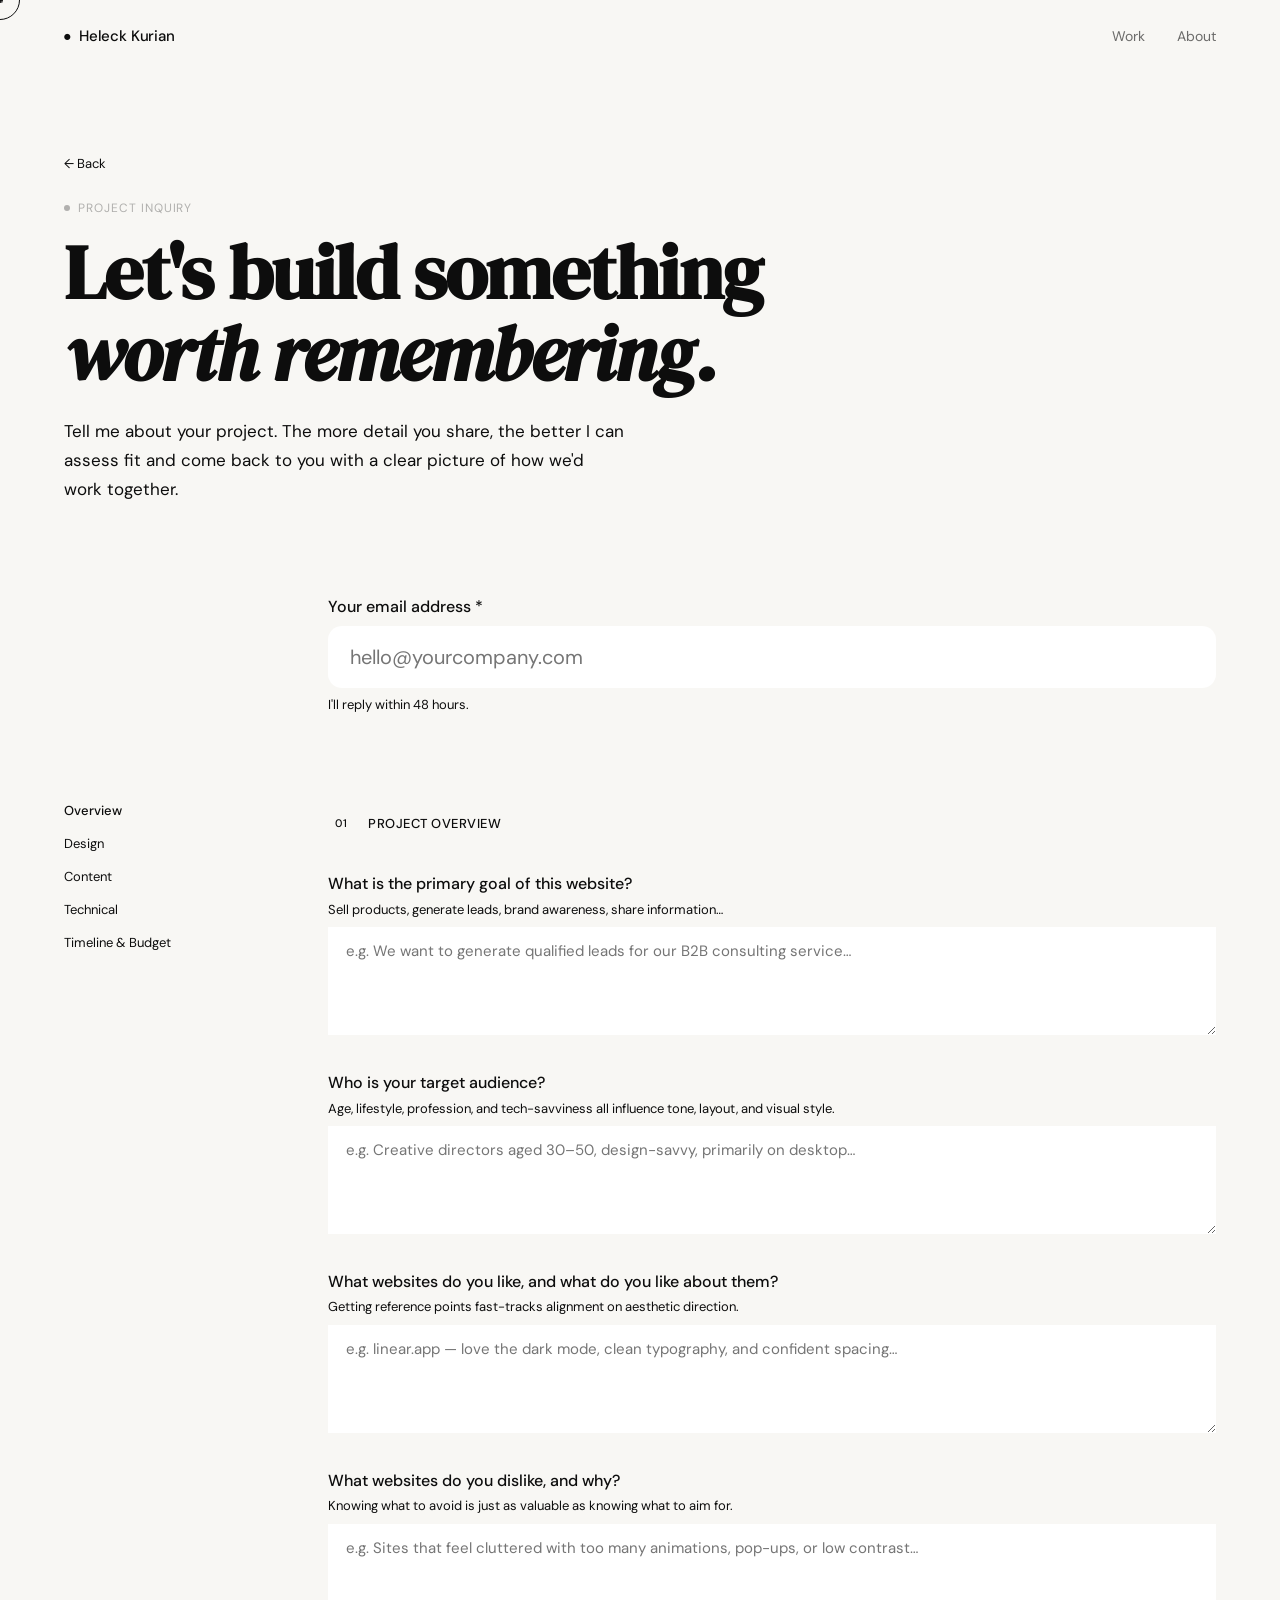
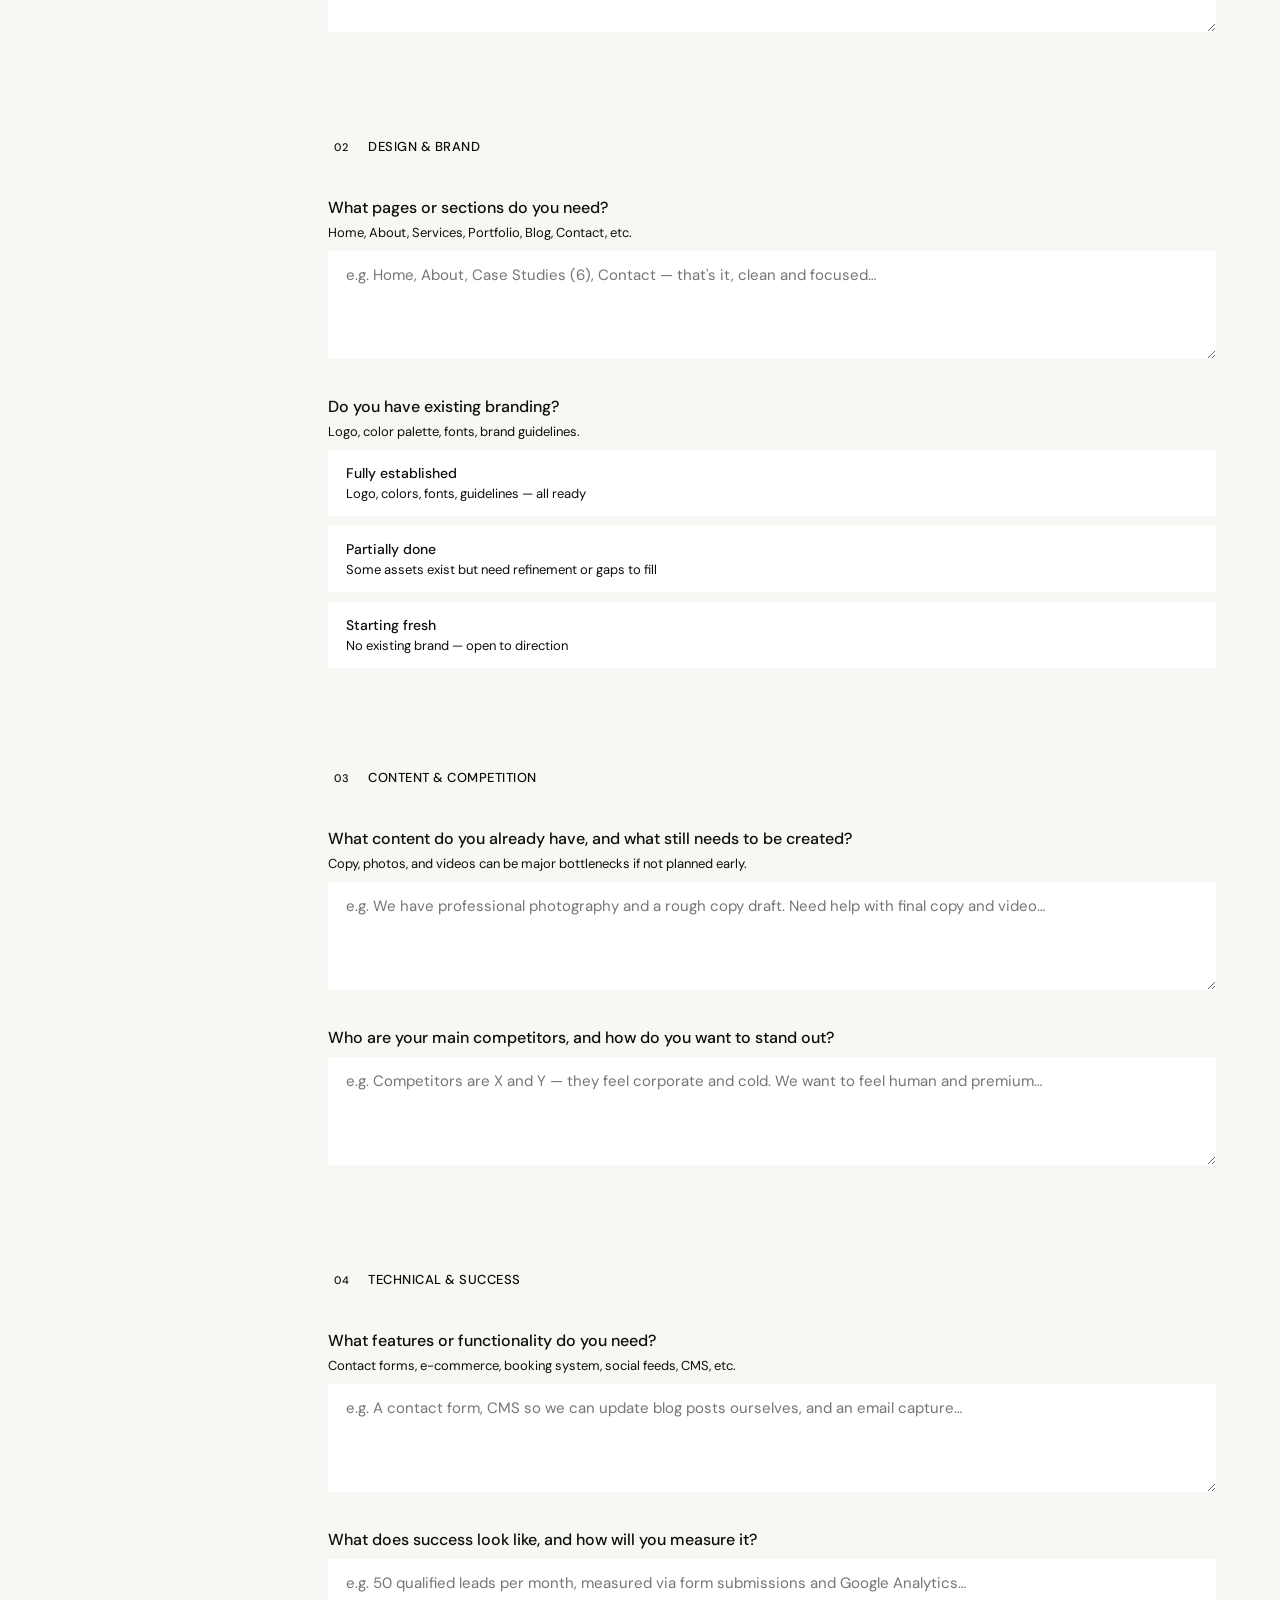
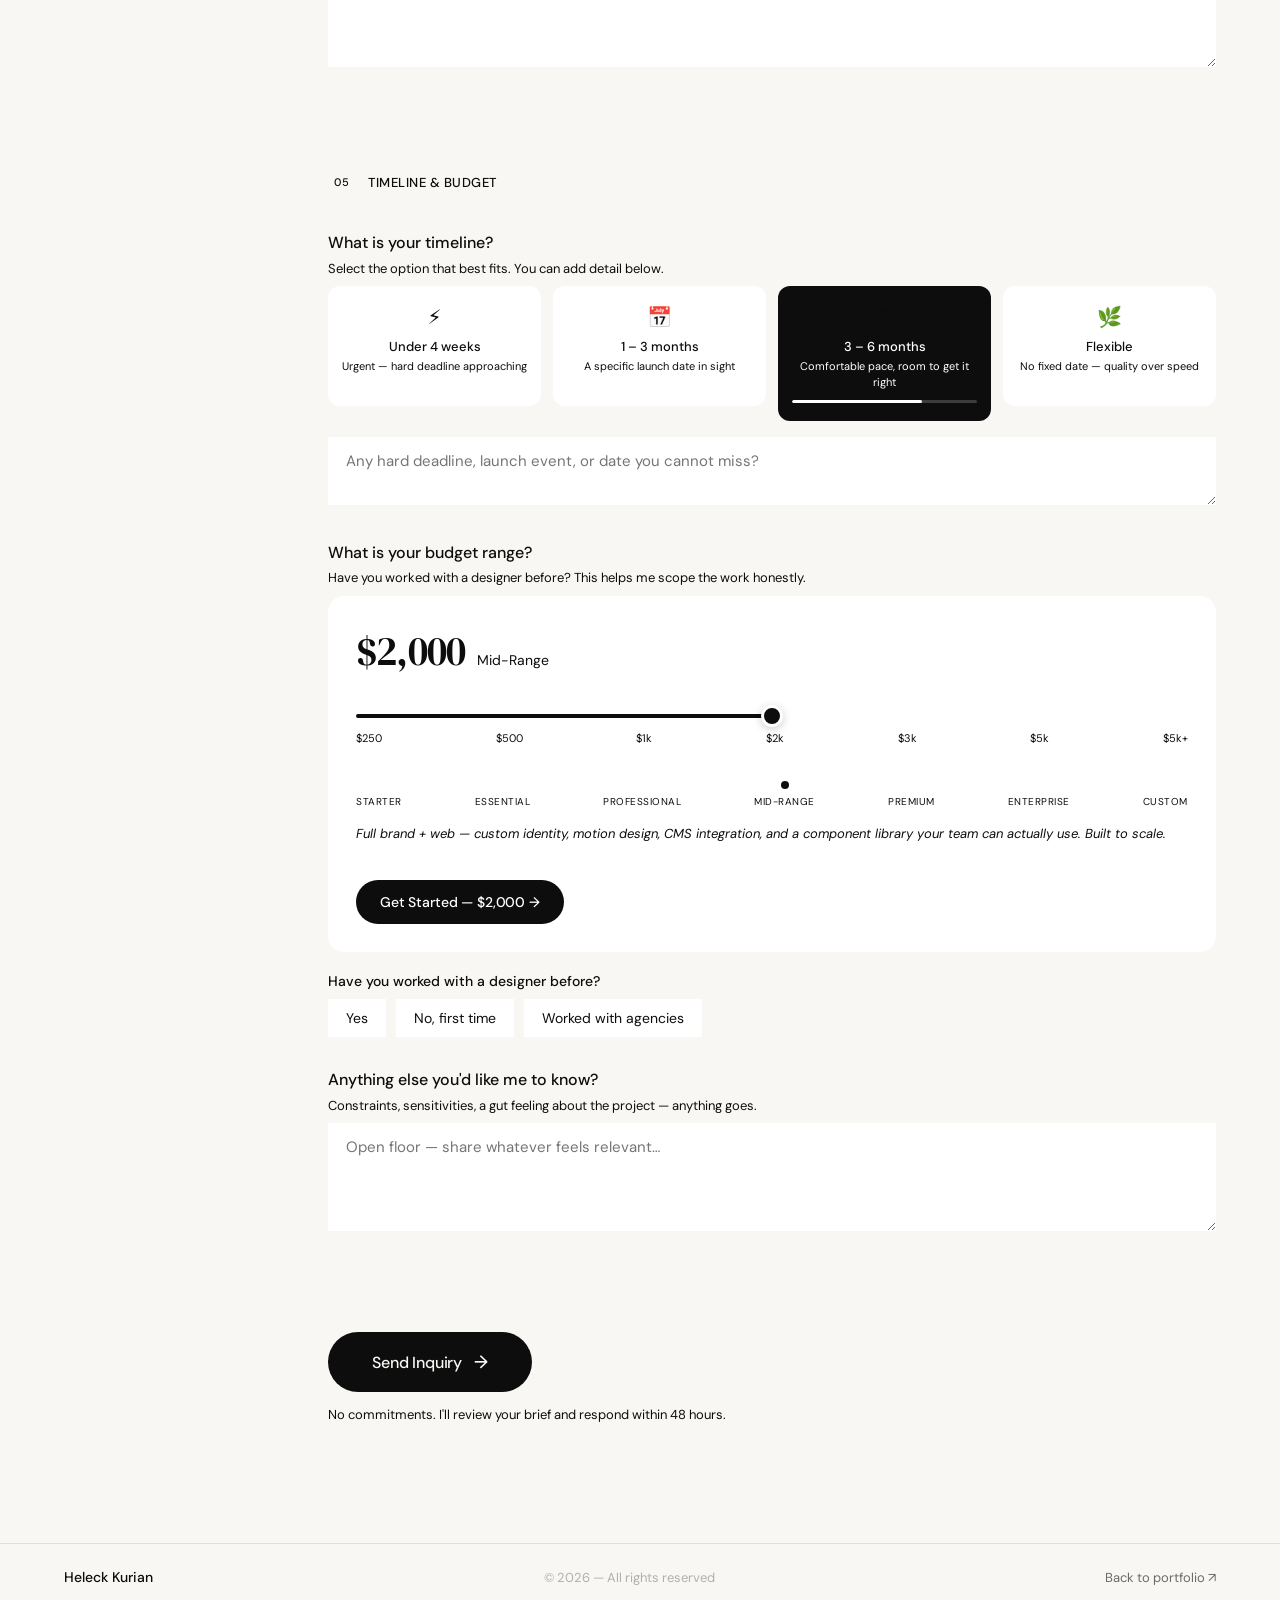
<file: inquiry.html>
<!DOCTYPE html>
<html lang="en">
<head>
  <meta charset="UTF-8" />
  <meta name="viewport" content="width=device-width, initial-scale=1.0" />
  <meta name="description" content="Start a project — tell me about your vision." />
  <title>Start a Project — Heleck Kurian</title>
  <link rel="icon" type="image/x-icon" href="favicon.ico" />
  <link rel="preconnect" href="https://fonts.googleapis.com" />
  <link rel="preconnect" href="https://fonts.gstatic.com" crossorigin />
  <link href="https://fonts.googleapis.com/css2?family=DM+Sans:ital,opsz,wght@0,9..40,300;0,9..40,400;0,9..40,500;1,9..40,300&family=DM+Serif+Display:ital@0;1&display=swap" rel="stylesheet" />
  <link rel="stylesheet" href="css/style.css" />
  <link rel="stylesheet" href="css/inquiry.css" />
</head>
<body class="inquiry-page">

  <!-- Custom Cursor -->
  <div class="cursor" id="cursor"></div>
  <div class="cursor-dot" id="cursorDot"></div>

  <!-- Nav -->
  <nav class="nav scrolled" id="nav">
    <a href="index.html" class="nav-logo" aria-label="Home">
      <span class="logo-mark">●</span>
      <span class="logo-name">Heleck Kurian</span>
    </a>
    <div class="nav-links">
      <a href="index.html#work" class="nav-link">Work</a>
      <a href="index.html#about" class="nav-link">About</a>
    </div>
    <button class="nav-menu-btn" id="menuBtn" aria-label="Menu" aria-expanded="false">
      <span></span><span></span>
    </button>
  </nav>

  <!-- Mobile Menu -->
  <div class="mobile-menu" id="mobileMenu" aria-hidden="true">
    <a href="index.html" class="mobile-link">Home</a>
    <a href="index.html#work" class="mobile-link">Work</a>
    <a href="index.html#about" class="mobile-link">About</a>
  </div>

  <!-- Page Header -->
  <header class="inq-header">
    <div class="container">
      <a href="index.html" class="inq-back reveal-up">← Back</a>
      <p class="section-eyebrow reveal-up delay-1"><span class="dot"></span> Project Inquiry</p>
      <h1 class="inq-title reveal-up delay-2">
        Let's build something<br><em>worth remembering.</em>
      </h1>
      <p class="inq-sub reveal-up delay-3">
        Tell me about your project. The more detail you share, the better I can assess fit and come back to you with a clear picture of how we'd work together.
      </p>
    </div>
  </header>

  <!-- Form -->
  <main class="inq-main">
    <div class="container inq-layout">

      <!-- Sticky progress sidebar -->
      <aside class="inq-progress" aria-label="Form progress">
        <div class="progress-track">
          <div class="progress-fill" id="progressFill"></div>
        </div>
        <nav class="progress-steps" aria-label="Sections">
          <button class="ps-item active" data-section="0">Overview</button>
          <button class="ps-item" data-section="1">Design</button>
          <button class="ps-item" data-section="2">Content</button>
          <button class="ps-item" data-section="3">Technical</button>
          <button class="ps-item" data-section="4">Timeline &amp; Budget</button>
        </nav>
      </aside>

      <!-- Form body -->
      <form class="inq-form" id="inquiryForm" novalidate>

        <!-- Email -->
        <div class="inq-email-wrap reveal-up">
          <label class="inq-label" for="email">
            Your email address <span class="req" aria-label="required">*</span>
          </label>
          <input
            class="inq-input inq-input-email"
            type="email"
            id="email"
            name="email"
            placeholder="hello@yourcompany.com"
            required
            autocomplete="email"
          />
          <p class="inq-helper">I'll reply within 48 hours.</p>
        </div>

        <!-- ── Section 0: Overview ── -->
        <section class="inq-section" data-section="0">
          <div class="inq-section-label">
            <span class="section-num">01</span>
            <span class="section-name">Project Overview</span>
          </div>

          <div class="inq-field reveal-up">
            <label class="inq-label" for="q1">
              What is the primary goal of this website?
              <span class="inq-hint">Sell products, generate leads, brand awareness, share information…</span>
            </label>
            <textarea class="inq-textarea" id="q1" name="goal" rows="4" placeholder="e.g. We want to generate qualified leads for our B2B consulting service…"></textarea>
          </div>

          <div class="inq-field reveal-up delay-1">
            <label class="inq-label" for="q2">
              Who is your target audience?
              <span class="inq-hint">Age, lifestyle, profession, and tech-savviness all influence tone, layout, and visual style.</span>
            </label>
            <textarea class="inq-textarea" id="q2" name="audience" rows="4" placeholder="e.g. Creative directors aged 30–50, design-savvy, primarily on desktop…"></textarea>
          </div>

          <div class="inq-field reveal-up delay-2">
            <label class="inq-label" for="q3">
              What websites do you like, and what do you like about them?
              <span class="inq-hint">Getting reference points fast-tracks alignment on aesthetic direction.</span>
            </label>
            <textarea class="inq-textarea" id="q3" name="likes" rows="4" placeholder="e.g. linear.app — love the dark mode, clean typography, and confident spacing…"></textarea>
          </div>

          <div class="inq-field reveal-up delay-3">
            <label class="inq-label" for="q4">
              What websites do you dislike, and why?
              <span class="inq-hint">Knowing what to avoid is just as valuable as knowing what to aim for.</span>
            </label>
            <textarea class="inq-textarea" id="q4" name="dislikes" rows="4" placeholder="e.g. Sites that feel cluttered with too many animations, pop-ups, or low contrast…"></textarea>
          </div>
        </section>

        <!-- ── Section 1: Design & Brand ── -->
        <section class="inq-section" data-section="1">
          <div class="inq-section-label">
            <span class="section-num">02</span>
            <span class="section-name">Design &amp; Brand</span>
          </div>

          <div class="inq-field reveal-up">
            <label class="inq-label" for="q5">
              What pages or sections do you need?
              <span class="inq-hint">Home, About, Services, Portfolio, Blog, Contact, etc.</span>
            </label>
            <textarea class="inq-textarea" id="q5" name="pages" rows="4" placeholder="e.g. Home, About, Case Studies (6), Contact — that's it, clean and focused…"></textarea>
          </div>

          <div class="inq-field reveal-up delay-1">
            <label class="inq-label">
              Do you have existing branding?
              <span class="inq-hint">Logo, color palette, fonts, brand guidelines.</span>
            </label>
            <div class="inq-radio-group" role="radiogroup" aria-label="Existing branding">
              <label class="inq-radio">
                <input type="radio" name="branding" value="full" />
                <span class="radio-box">
                  <span class="radio-title">Fully established</span>
                  <span class="radio-desc">Logo, colors, fonts, guidelines — all ready</span>
                </span>
              </label>
              <label class="inq-radio">
                <input type="radio" name="branding" value="partial" />
                <span class="radio-box">
                  <span class="radio-title">Partially done</span>
                  <span class="radio-desc">Some assets exist but need refinement or gaps to fill</span>
                </span>
              </label>
              <label class="inq-radio">
                <input type="radio" name="branding" value="none" />
                <span class="radio-box">
                  <span class="radio-title">Starting fresh</span>
                  <span class="radio-desc">No existing brand — open to direction</span>
                </span>
              </label>
            </div>
          </div>
        </section>

        <!-- ── Section 2: Content & Competition ── -->
        <section class="inq-section" data-section="2">
          <div class="inq-section-label">
            <span class="section-num">03</span>
            <span class="section-name">Content &amp; Competition</span>
          </div>

          <div class="inq-field reveal-up">
            <label class="inq-label" for="q7">
              What content do you already have, and what still needs to be created?
              <span class="inq-hint">Copy, photos, and videos can be major bottlenecks if not planned early.</span>
            </label>
            <textarea class="inq-textarea" id="q7" name="content" rows="4" placeholder="e.g. We have professional photography and a rough copy draft. Need help with final copy and video…"></textarea>
          </div>

          <div class="inq-field reveal-up delay-1">
            <label class="inq-label" for="q8">
              Who are your main competitors, and how do you want to stand out?
            </label>
            <textarea class="inq-textarea" id="q8" name="competitors" rows="4" placeholder="e.g. Competitors are X and Y — they feel corporate and cold. We want to feel human and premium…"></textarea>
          </div>
        </section>

        <!-- ── Section 3: Technical ── -->
        <section class="inq-section" data-section="3">
          <div class="inq-section-label">
            <span class="section-num">04</span>
            <span class="section-name">Technical &amp; Success</span>
          </div>

          <div class="inq-field reveal-up">
            <label class="inq-label" for="q9">
              What features or functionality do you need?
              <span class="inq-hint">Contact forms, e-commerce, booking system, social feeds, CMS, etc.</span>
            </label>
            <textarea class="inq-textarea" id="q9" name="features" rows="4" placeholder="e.g. A contact form, CMS so we can update blog posts ourselves, and an email capture…"></textarea>
          </div>

          <div class="inq-field reveal-up delay-1">
            <label class="inq-label" for="q10">
              What does success look like, and how will you measure it?
            </label>
            <textarea class="inq-textarea" id="q10" name="success" rows="4" placeholder="e.g. 50 qualified leads per month, measured via form submissions and Google Analytics…"></textarea>
          </div>
        </section>

        <!-- ── Section 4: Timeline & Budget (interactive) ── -->
        <section class="inq-section" data-section="4">
          <div class="inq-section-label">
            <span class="section-num">05</span>
            <span class="section-name">Timeline &amp; Budget</span>
          </div>

          <!-- Timeline Picker -->
          <div class="inq-field reveal-up">
            <label class="inq-label">
              What is your timeline?
              <span class="inq-hint">Select the option that best fits. You can add detail below.</span>
            </label>

            <div class="timeline-picker" role="radiogroup" aria-label="Project timeline">
              <label class="tl-option" data-value="urgent">
                <input type="radio" name="timeline" value="urgent" />
                <div class="tl-card">
                  <div class="tl-icon">⚡</div>
                  <div class="tl-label">Under 4 weeks</div>
                  <div class="tl-desc">Urgent — hard deadline approaching</div>
                  <div class="tl-bar"><div class="tl-bar-fill" style="width:20%"></div></div>
                </div>
              </label>
              <label class="tl-option" data-value="1-3m">
                <input type="radio" name="timeline" value="1-3m" />
                <div class="tl-card">
                  <div class="tl-icon">📅</div>
                  <div class="tl-label">1 – 3 months</div>
                  <div class="tl-desc">A specific launch date in sight</div>
                  <div class="tl-bar"><div class="tl-bar-fill" style="width:45%"></div></div>
                </div>
              </label>
              <label class="tl-option" data-value="3-6m">
                <input type="radio" name="timeline" value="3-6m" checked />
                <div class="tl-card">
                  <div class="tl-icon">🗓</div>
                  <div class="tl-label">3 – 6 months</div>
                  <div class="tl-desc">Comfortable pace, room to get it right</div>
                  <div class="tl-bar"><div class="tl-bar-fill" style="width:70%"></div></div>
                </div>
              </label>
              <label class="tl-option" data-value="flexible">
                <input type="radio" name="timeline" value="flexible" />
                <div class="tl-card">
                  <div class="tl-icon">🌿</div>
                  <div class="tl-label">Flexible</div>
                  <div class="tl-desc">No fixed date — quality over speed</div>
                  <div class="tl-bar"><div class="tl-bar-fill" style="width:100%"></div></div>
                </div>
              </label>
            </div>

            <textarea class="inq-textarea inq-textarea-sm" name="timeline_notes" rows="2" placeholder="Any hard deadline, launch event, or date you cannot miss?"></textarea>
          </div>

          <!-- Budget Slider -->
          <div class="inq-field reveal-up delay-1">
            <label class="inq-label" for="budgetRange">
              What is your budget range?
              <span class="inq-hint">Have you worked with a designer before? This helps me scope the work honestly.</span>
            </label>

            <div class="budget-widget">
              <div class="budget-display">
                <span class="budget-amount" id="budgetAmount">$10,000</span>
                <span class="budget-label" id="budgetLabel">Mid-range project</span>
              </div>
              <div class="budget-track-wrap">
                <input
                  type="range"
                  class="budget-range"
                  id="budgetRange"
                  name="budget"
                  min="0"
                  max="6"
                  step="1"
                  value="3"
                  aria-label="Budget range"
                />
                <div class="budget-markers">
                  <span>$250</span>
                  <span>$500</span>
                  <span>$1k</span>
                  <span>$2k</span>
                  <span>$3k</span>
                  <span>$5k</span>
                  <span>$5k+</span>
                </div>
              </div>
              <div class="budget-tiers">
                <div class="budget-tier" data-tier="0">
                  <div class="tier-dot"></div>
                  <span>Starter</span>
                </div>
                <div class="budget-tier" data-tier="1">
                  <div class="tier-dot"></div>
                  <span>Essential</span>
                </div>
                <div class="budget-tier" data-tier="2">
                  <div class="tier-dot"></div>
                  <span>Professional</span>
                </div>
                <div class="budget-tier active" data-tier="3">
                  <div class="tier-dot"></div>
                  <span>Mid-range</span>
                </div>
                <div class="budget-tier" data-tier="4">
                  <div class="tier-dot"></div>
                  <span>Premium</span>
                </div>
                <div class="budget-tier" data-tier="5">
                  <div class="tier-dot"></div>
                  <span>Enterprise</span>
                </div>
                <div class="budget-tier" data-tier="6">
                  <div class="tier-dot"></div>
                  <span>Custom</span>
                </div>
              </div>
              <div class="budget-scope" id="budgetScope">
                Typically covers a multi-page website with custom design, responsive build, and basic CMS integration.
              </div>
            </div>

            <div class="inq-field" style="margin-top:20px; margin-bottom:0">
              <label class="inq-label inq-label-sm" for="priorExp">
                Have you worked with a designer before?
              </label>
              <div class="inq-radio-group inq-radio-group-inline" role="radiogroup">
                <label class="inq-radio">
                  <input type="radio" name="prior_exp" value="yes" />
                  <span class="radio-box radio-box-sm">Yes</span>
                </label>
                <label class="inq-radio">
                  <input type="radio" name="prior_exp" value="no" />
                  <span class="radio-box radio-box-sm">No, first time</span>
                </label>
                <label class="inq-radio">
                  <input type="radio" name="prior_exp" value="agency" />
                  <span class="radio-box radio-box-sm">Worked with agencies</span>
                </label>
              </div>
            </div>
          </div>

          <!-- Anything else -->
          <div class="inq-field reveal-up delay-2">
            <label class="inq-label" for="qExtra">
              Anything else you'd like me to know?
              <span class="inq-hint">Constraints, sensitivities, a gut feeling about the project — anything goes.</span>
            </label>
            <textarea class="inq-textarea" id="qExtra" name="extra" rows="4" placeholder="Open floor — share whatever feels relevant…"></textarea>
          </div>
        </section>

        <!-- Submit -->
        <div class="inq-submit reveal-up">
          <button type="submit" class="btn btn-primary inq-submit-btn" id="submitBtn">
            <span class="submit-text">Send Inquiry</span>
            <span class="submit-arrow">→</span>
          </button>
          <p class="inq-privacy">No commitments. I'll review your brief and respond within 48 hours.</p>
        </div>

        <!-- Success state -->
        <div class="inq-success" id="successMsg" aria-live="polite" aria-hidden="true">
          <div class="success-icon">✓</div>
          <h2 class="success-title">Got it — thank you.</h2>
          <p class="success-body">I've received your inquiry and will be in touch within 48 hours. In the meantime, feel free to browse the work.</p>
          <a href="index.html#work" class="btn btn-ghost" style="margin-top:24px">View Work</a>
        </div>

      </form>
    </div>
  </main>

  <!-- Footer -->
  <footer class="footer">
    <div class="container footer-inner">
      <span class="footer-name">Heleck Kurian</span>
      <span class="footer-copy">© 2026 — All rights reserved</span>
      <a href="index.html" class="footer-back">Back to portfolio ↗</a>
    </div>
  </footer>

  <script src="js/main.js"></script>
  <script src="js/inquiry.js"></script>
</body>
</html>
</file>
<file: css/style.css>
/* ============================================================
   PORTFOLIO — STYLE.CSS
   Minimal, editorial, premium. Light mode first.
   ============================================================ */

/* ---------- Reset & Base ---------- */
*, *::before, *::after { box-sizing: border-box; margin: 0; padding: 0; }

:root {
  --ink:       #0d0d0d;
  --ink-60:    #0d0d0d99;
  --ink-30:    #0d0d0d4d;
  --ink-10:    #0d0d0d1a;
  --paper:     #f8f7f4;
  --paper-alt: #f0ede8;
  --accent:    #0d0d0d;
  --radius-sm: 8px;
  --radius-md: 16px;
  --radius-lg: 24px;
  --radius-xl: 40px;
  --font-serif: 'DM Serif Display', Georgia, serif;
  --font-sans:  'DM Sans', system-ui, sans-serif;
  --ease-out:   cubic-bezier(0.16, 1, 0.3, 1);
  --ease-in:    cubic-bezier(0.7, 0, 0.84, 0);
  --ease-spring:cubic-bezier(0.34, 1.56, 0.64, 1);
  --nav-h:      72px;
  --container:  1320px;
}

html {
  scroll-behavior: smooth;
  -webkit-font-smoothing: antialiased;
  font-size: 16px;
}

body {
  font-family: var(--font-sans);
  background: var(--paper);
  color: var(--ink);
  overflow-x: hidden;
  cursor: none;
}

@media (pointer: coarse) { body { cursor: auto; } }

img { display: block; width: 100%; height: 100%; object-fit: cover; }
a { text-decoration: none; color: inherit; }
button { font: inherit; border: none; background: none; cursor: none; }

/* ---------- Custom Cursor ---------- */
.cursor, .cursor-dot {
  position: fixed;
  top: 0; left: 0;
  border-radius: 50%;
  pointer-events: none;
  z-index: 9999;
  transition: opacity 0.3s;
  will-change: transform;
}
.cursor {
  width: 40px; height: 40px;
  border: 1.5px solid var(--ink);
  transform: translate(-50%, -50%);
  transition: width 0.35s var(--ease-out),
              height 0.35s var(--ease-out),
              background 0.25s,
              border-color 0.25s;
}
.cursor-dot {
  width: 5px; height: 5px;
  background: var(--ink);
  transform: translate(-50%, -50%);
}
.cursor.hover {
  width: 64px; height: 64px;
  background: var(--ink);
  border-color: var(--ink);
}
.cursor.project-hover {
  width: 80px; height: 80px;
  background: var(--ink);
  border-color: var(--ink);
}
.cursor.text-label::after {
  content: attr(data-label);
  position: absolute;
  inset: 0;
  display: flex;
  align-items: center;
  justify-content: center;
  color: var(--paper);
  font-family: var(--font-sans);
  font-size: 10px;
  font-weight: 500;
  letter-spacing: 0.06em;
  text-transform: uppercase;
}
@media (pointer: coarse) { .cursor, .cursor-dot { display: none; } }

/* ---------- Container ---------- */
.container {
  width: 100%;
  max-width: var(--container);
  margin-inline: auto;
  padding-inline: clamp(20px, 5vw, 80px);
}

/* ---------- Nav ---------- */
.nav {
  position: fixed;
  top: 0; left: 0; right: 0;
  height: var(--nav-h);
  display: flex;
  align-items: center;
  justify-content: space-between;
  padding-inline: clamp(20px, 5vw, 64px);
  z-index: 1000;
  transition: background 0.4s, backdrop-filter 0.4s, box-shadow 0.4s;
}
.nav.scrolled {
  background: rgba(248,247,244,0.85);
  backdrop-filter: blur(16px);
  -webkit-backdrop-filter: blur(16px);
  box-shadow: 0 1px 0 var(--ink-10);
}
.nav-logo {
  display: flex;
  align-items: center;
  gap: 8px;
  font-weight: 500;
  font-size: 15px;
  letter-spacing: -0.01em;
}
.logo-mark {
  font-size: 8px;
  line-height: 1;
  animation: pulse 3s ease-in-out infinite;
}
@keyframes pulse { 0%,100%{opacity:1} 50%{opacity:0.3} }

.nav-links {
  display: flex;
  align-items: center;
  gap: 32px;
}
.nav-link {
  font-size: 14px;
  font-weight: 400;
  color: var(--ink-60);
  transition: color 0.2s;
  position: relative;
}
.nav-link::after {
  content: '';
  position: absolute;
  bottom: -2px; left: 0;
  width: 0; height: 1px;
  background: var(--ink);
  transition: width 0.3s var(--ease-out);
}
.nav-link:hover { color: var(--ink); }
.nav-link:hover::after { width: 100%; }
.nav-cta {
  color: var(--ink) !important;
  border: 1px solid var(--ink-30);
  padding: 8px 20px;
  border-radius: 100px;
  font-size: 14px;
  transition: background 0.2s, color 0.2s, border-color 0.2s !important;
}
.nav-cta:hover { background: var(--ink); color: var(--paper) !important; border-color: var(--ink); }
.nav-cta::after { display: none; }
.nav-menu-btn { display: none; flex-direction: column; gap: 5px; padding: 8px; }
.nav-menu-btn span { display: block; width: 22px; height: 1.5px; background: var(--ink); transition: transform 0.3s, opacity 0.3s; }
.nav-menu-btn.open span:first-child { transform: translateY(6.5px) rotate(45deg); }
.nav-menu-btn.open span:last-child  { transform: translateY(-6.5px) rotate(-45deg); }

/* Mobile Menu */
.mobile-menu {
  position: fixed;
  inset: 0;
  background: var(--paper);
  z-index: 999;
  display: flex;
  flex-direction: column;
  align-items: center;
  justify-content: center;
  gap: 48px;
  transform: translateY(-100%);
  transition: transform 0.6s var(--ease-out);
}
.mobile-menu.open { transform: translateY(0); }
.mobile-link {
  font-family: var(--font-serif);
  font-size: clamp(40px, 10vw, 72px);
  color: var(--ink);
  opacity: 0;
  transform: translateY(20px);
  transition: opacity 0.4s, transform 0.4s var(--ease-out);
}
.mobile-menu.open .mobile-link { opacity: 1; transform: none; }
.mobile-menu.open .mobile-link:nth-child(1) { transition-delay: 0.15s; }
.mobile-menu.open .mobile-link:nth-child(2) { transition-delay: 0.22s; }
.mobile-menu.open .mobile-link:nth-child(3) { transition-delay: 0.29s; }

/* ---------- Scroll Reveal ---------- */
.reveal-up, .reveal-scale {
  opacity: 0;
  transition: opacity 0.8s var(--ease-out), transform 0.8s var(--ease-out);
}
.reveal-up    { transform: translateY(40px); }
.reveal-scale { transform: scale(0.96) translateY(24px); }
.reveal-up.visible, .reveal-scale.visible {
  opacity: 1;
  transform: none;
}
.delay-1 { transition-delay: 0.1s; }
.delay-2 { transition-delay: 0.2s; }
.delay-3 { transition-delay: 0.3s; }
.delay-4 { transition-delay: 0.4s; }
.delay-5 { transition-delay: 0.5s; }
.delay-6 { transition-delay: 0.7s; }

/* ---------- Hero ---------- */
.hero {
  min-height: 100svh;
  display: flex;
  align-items: center;
  position: relative;
  padding-top: var(--nav-h);
  overflow: hidden;
}
.hero-bg-grid {
  position: absolute;
  inset: 0;
  background-image:
    linear-gradient(var(--ink-10) 1px, transparent 1px),
    linear-gradient(90deg, var(--ink-10) 1px, transparent 1px);
  background-size: 60px 60px;
  mask-image: radial-gradient(ellipse 80% 80% at 50% 50%, black 0%, transparent 70%);
  -webkit-mask-image: radial-gradient(ellipse 80% 80% at 50% 50%, black 0%, transparent 70%);
}
.hero-container {
  position: relative;
  z-index: 1;
  padding-top: clamp(60px, 10vh, 120px);
  padding-bottom: clamp(80px, 14vh, 160px);
}
.hero-eyebrow {
  display: flex;
  align-items: center;
  gap: 8px;
  font-size: 13px;
  letter-spacing: 0.06em;
  text-transform: uppercase;
  color: var(--ink-60);
  margin-bottom: 28px;
  font-weight: 400;
}
.dot {
  display: inline-block;
  width: 6px; height: 6px;
  border-radius: 50%;
  background: currentColor;
  flex-shrink: 0;
}
.hero-headline {
  font-family: var(--font-serif);
  font-size: clamp(52px, 8.5vw, 128px);
  line-height: 1.0;
  letter-spacing: -0.02em;
  margin-bottom: 32px;
  max-width: 14ch;
}
.hero-headline .line { display: block; }
.hero-headline .italic { font-style: italic; color: var(--ink-60); }
.hero-sub {
  font-size: clamp(16px, 1.4vw, 20px);
  color: var(--ink-60);
  max-width: 48ch;
  line-height: 1.6;
  margin-bottom: 48px;
  font-weight: 300;
}
.hero-actions {
  display: flex;
  gap: 16px;
  flex-wrap: wrap;
}
.btn {
  display: inline-flex;
  align-items: center;
  gap: 8px;
  font-size: 15px;
  font-weight: 500;
  padding: 14px 28px;
  border-radius: 100px;
  transition: background 0.25s, color 0.25s, transform 0.25s var(--ease-spring), box-shadow 0.25s;
  letter-spacing: -0.01em;
}
.btn:active { transform: scale(0.97); }
.btn-primary { background: var(--ink); color: var(--paper); }
.btn-primary:hover { background: #333; box-shadow: 0 8px 32px rgba(0,0,0,0.2); }
.btn-ghost {
  background: transparent;
  color: var(--ink);
  border: 1px solid var(--ink-30);
}
.btn-ghost:hover { border-color: var(--ink); box-shadow: 0 4px 16px rgba(0,0,0,0.08); }

.hero-scroll-hint {
  position: absolute;
  bottom: 40px;
  left: clamp(20px, 5vw, 80px);
  display: flex;
  flex-direction: column;
  align-items: flex-start;
  gap: 12px;
}
.hero-scroll-hint span {
  font-size: 10px;
  letter-spacing: 0.12em;
  text-transform: uppercase;
  color: var(--ink-30);
  writing-mode: vertical-rl;
}
.scroll-line {
  width: 1px;
  height: 48px;
  background: var(--ink-30);
  position: relative;
  overflow: hidden;
}
.scroll-line::after {
  content: '';
  position: absolute;
  top: -100%;
  width: 100%; height: 100%;
  background: var(--ink);
  animation: scrollLine 2s ease-in-out infinite;
}
@keyframes scrollLine { 0%{top:-100%} 100%{top:100%} }

.hero-stats {
  position: absolute;
  bottom: 40px;
  right: clamp(20px, 5vw, 80px);
  display: flex;
  align-items: center;
  gap: 24px;
}
.stat { text-align: right; }
.stat-num {
  display: block;
  font-family: var(--font-serif);
  font-size: clamp(22px, 3vw, 36px);
  line-height: 1;
  letter-spacing: -0.02em;
}
.stat-label {
  display: block;
  font-size: 11px;
  letter-spacing: 0.1em;
  text-transform: uppercase;
  color: var(--ink-30);
  margin-top: 4px;
}
.stat-divider {
  width: 1px; height: 36px;
  background: var(--ink-10);
}

/* ---------- Marquee ---------- */
.marquee-section {
  overflow: hidden;
  border-top: 1px solid var(--ink-10);
  border-bottom: 1px solid var(--ink-10);
  padding: 18px 0;
  background: var(--paper-alt);
}
.marquee-track {
  display: flex;
  align-items: center;
  gap: 24px;
  white-space: nowrap;
  animation: marquee 28s linear infinite;
  width: max-content;
}
.marquee-track:hover { animation-play-state: paused; }
.marquee-track span {
  font-size: 13px;
  font-weight: 400;
  letter-spacing: 0.06em;
  text-transform: uppercase;
  color: var(--ink-60);
}
.marquee-track .sep { color: var(--ink-30); }
@keyframes marquee { from{transform:translateX(0)} to{transform:translateX(-50%)} }

/* ---------- Section Headers ---------- */
.section-eyebrow {
  display: flex;
  align-items: center;
  gap: 8px;
  font-size: 12px;
  letter-spacing: 0.08em;
  text-transform: uppercase;
  color: var(--ink-30);
  font-weight: 400;
  margin-bottom: 16px;
}
.section-title {
  font-family: var(--font-serif);
  font-size: clamp(36px, 5vw, 72px);
  letter-spacing: -0.02em;
  line-height: 1.05;
}

/* ---------- Work ---------- */
.work {
  padding: clamp(80px, 10vw, 160px) 0;
}
.section-header { margin-bottom: clamp(48px, 6vw, 80px); }

/* Full-width project */
.project-full {
  margin-bottom: clamp(24px, 3vw, 40px);
}
.project-full .project-img-wrap {
  aspect-ratio: 16/8;
  border-radius: var(--radius-lg);
  overflow: hidden;
}

/* Grid */
.projects-grid {
  display: grid;
  grid-template-columns: repeat(3, 1fr);
  gap: clamp(16px, 2vw, 28px);
}
.project-half { grid-column: span 1; }
/* Make first two grid items span more */
.projects-grid .project-half:nth-child(1),
.projects-grid .project-half:nth-child(2) {
  /* let them be handled by layout below */
}

/* Override: first row is 2-column, second row is 3-column */
.projects-grid {
  grid-template-columns: 1fr 1fr;
  grid-template-rows: auto auto;
}
.project-half { grid-column: span 1; }
.project-third { grid-column: span 1; }

/* 3-col second row trick */
.projects-grid {
  grid-template-columns: repeat(6, 1fr);
}
.project-half  { grid-column: span 3; }
.project-third { grid-column: span 2; }

/* Project card shared */
.project {
  position: relative;
}
.project-link {
  display: block;
}
.project-img-wrap {
  position: relative;
  overflow: hidden;
  border-radius: var(--radius-md);
  aspect-ratio: 4/3;
  background: var(--paper-alt);
  margin-bottom: 20px;
}
.project-full .project-img-wrap { aspect-ratio: 16/8; border-radius: var(--radius-lg); }
.project-third .project-img-wrap { aspect-ratio: 1/1; }

.project-img-placeholder {
  width: 100%; height: 100%;
  background: hsl(var(--hue, 220), 18%, 88%);
  position: relative;
  overflow: hidden;
}
.project-img-placeholder::before {
  content: '';
  position: absolute;
  inset: 0;
  background: linear-gradient(135deg, hsla(var(--hue,220),30%,96%,0.8) 0%, transparent 60%);
}
.project-img-placeholder::after {
  content: '→ Add your image here';
  position: absolute;
  inset: 0;
  display: flex;
  align-items: center;
  justify-content: center;
  font-size: 11px;
  letter-spacing: 0.08em;
  text-transform: uppercase;
  color: hsl(var(--hue,220), 12%, 55%);
  font-family: var(--font-sans);
}

.project-img-overlay {
  position: absolute;
  inset: 0;
  background: linear-gradient(to top, rgba(13,13,13,0.5) 0%, transparent 50%);
  opacity: 0;
  transition: opacity 0.4s;
}
.project:hover .project-img-overlay { opacity: 1; }
.project:hover .project-img-wrap { border-radius: var(--radius-sm); }
.project-img-wrap { transition: border-radius 0.5s var(--ease-out); }

/* Zoom on hover */
.project-img-wrap img,
.project-img-placeholder {
  transition: transform 0.7s var(--ease-out);
}
.project:hover .project-img-placeholder { transform: scale(1.04); }

.project-meta {
  display: flex;
  align-items: center;
  justify-content: space-between;
  margin-bottom: 10px;
}
.project-tags { display: flex; gap: 8px; flex-wrap: wrap; }
.tag {
  font-size: 11px;
  letter-spacing: 0.06em;
  text-transform: uppercase;
  color: var(--ink-60);
  border: 1px solid var(--ink-10);
  padding: 4px 10px;
  border-radius: 100px;
  transition: border-color 0.2s, color 0.2s;
}
.project:hover .tag { border-color: var(--ink-30); color: var(--ink); }

.project-arrow {
  font-size: 18px;
  color: var(--ink-30);
  transition: transform 0.3s var(--ease-spring), color 0.3s;
  transform-origin: center;
}
.project:hover .project-arrow { transform: translate(4px, -4px); color: var(--ink); }

.project-title {
  font-family: var(--font-serif);
  font-size: clamp(20px, 2.2vw, 32px);
  letter-spacing: -0.02em;
  line-height: 1.15;
  margin-bottom: 10px;
  transition: color 0.2s;
}
.project-full .project-title { font-size: clamp(26px, 3vw, 48px); }
.project-desc {
  font-size: 14px;
  color: var(--ink-60);
  line-height: 1.6;
  font-weight: 300;
  max-width: 56ch;
}

/* ---------- About ---------- */
.about {
  padding: clamp(80px, 10vw, 160px) 0;
  background: var(--paper-alt);
}
.about-container {
  display: grid;
  grid-template-columns: 1fr 1fr;
  gap: clamp(48px, 8vw, 120px);
  align-items: center;
}
.about-headline {
  font-family: var(--font-serif);
  font-size: clamp(36px, 4.5vw, 64px);
  letter-spacing: -0.02em;
  line-height: 1.1;
  margin-bottom: 28px;
}
.about-body {
  font-size: clamp(15px, 1.2vw, 17px);
  color: var(--ink-60);
  line-height: 1.75;
  font-weight: 300;
  margin-bottom: 20px;
  max-width: 52ch;
}
.about-skills {
  display: flex;
  flex-wrap: wrap;
  gap: 8px;
  margin-top: 32px;
}
.skill-pill {
  font-size: 13px;
  font-weight: 500;
  padding: 7px 16px;
  border-radius: 100px;
  border: 1px solid var(--ink-10);
  color: var(--ink-60);
  background: var(--paper);
  transition: background 0.2s, color 0.2s, border-color 0.2s, transform 0.2s var(--ease-spring);
}
.skill-pill:hover { background: var(--ink); color: var(--paper); border-color: var(--ink); transform: translateY(-2px); }

.about-img-wrap {
  position: relative;
}
.about-img-placeholder {
  width: 100%;
  aspect-ratio: 4/5;
  border-radius: var(--radius-lg);
  background: hsl(220, 15%, 85%);
  position: relative;
  overflow: hidden;
}
.about-img-placeholder::after {
  content: '→ Add your photo here';
  position: absolute;
  inset: 0;
  display: flex;
  align-items: center;
  justify-content: center;
  font-size: 11px;
  letter-spacing: 0.08em;
  text-transform: uppercase;
  color: hsl(220, 10%, 55%);
}
.about-img-badge {
  position: absolute;
  bottom: -20px;
  right: -20px;
  width: 100px; height: 100px;
  border-radius: 50%;
  background: var(--ink);
  color: var(--paper);
  display: flex;
  align-items: center;
  justify-content: center;
  font-size: 12px;
  font-weight: 500;
  letter-spacing: 0.04em;
  text-align: center;
  animation: spin 20s linear infinite;
}
@keyframes spin { from{transform:rotate(0deg)} to{transform:rotate(360deg)} }

/* ---------- Services ---------- */
.services {
  padding: clamp(64px, 8vw, 120px) 0;
  border-top: 1px solid var(--ink-10);
}
.services-grid {
  display: grid;
  grid-template-columns: repeat(4, 1fr);
  gap: 1px;
  background: var(--ink-10);
  border: 1px solid var(--ink-10);
  border-radius: var(--radius-md);
  overflow: hidden;
}
.service {
  padding: clamp(28px, 4vw, 48px) clamp(24px, 3vw, 36px);
  background: var(--paper);
  transition: background 0.3s;
  position: relative;
}
.service:hover { background: var(--ink); }
.service:hover .service-num,
.service:hover .service-name,
.service:hover .service-desc { color: var(--paper); }
.service-num {
  display: block;
  font-size: 11px;
  letter-spacing: 0.1em;
  color: var(--ink-30);
  margin-bottom: 20px;
  transition: color 0.3s;
}
.service-name {
  font-family: var(--font-serif);
  font-size: clamp(18px, 1.8vw, 26px);
  letter-spacing: -0.01em;
  margin-bottom: 12px;
  transition: color 0.3s;
}
.service-desc {
  font-size: 13px;
  color: var(--ink-60);
  line-height: 1.65;
  font-weight: 300;
  transition: color 0.3s;
}

/* ---------- Contact ---------- */
.contact {
  padding: clamp(100px, 14vw, 200px) 0 clamp(80px, 10vw, 140px);
  position: relative;
  overflow: hidden;
}
.contact::before {
  content: '';
  position: absolute;
  top: 0; left: 50%; transform: translateX(-50%);
  width: 600px; height: 600px;
  border-radius: 50%;
  background: radial-gradient(circle, var(--paper-alt) 0%, transparent 70%);
  pointer-events: none;
}
.contact-container { position: relative; z-index: 1; }
.contact-top { margin-bottom: 24px; }
.contact-headline {
  font-family: var(--font-serif);
  font-size: clamp(36px, 5.5vw, 80px);
  letter-spacing: -0.02em;
  line-height: 1.05;
  margin-top: 8px;
}
.contact-email {
  display: inline-flex;
  align-items: center;
  gap: 16px;
  font-family: var(--font-serif);
  font-size: clamp(28px, 4.5vw, 64px);
  letter-spacing: -0.02em;
  border-bottom: 2px solid var(--ink-10);
  padding-bottom: 8px;
  margin-bottom: 40px;
  transition: border-color 0.3s, color 0.3s;
  position: relative;
}
.contact-email::before {
  content: '';
  position: absolute;
  bottom: -2px; left: 0;
  height: 2px;
  width: 0;
  background: var(--ink);
  transition: width 0.5s var(--ease-out);
}
.contact-email:hover::before { width: 100%; }
.email-arrow {
  font-size: 0.6em;
  transition: transform 0.3s var(--ease-spring);
}
.contact-email:hover .email-arrow { transform: translate(6px, -6px); }

.contact-links {
  display: flex;
  align-items: center;
  gap: 16px;
  flex-wrap: wrap;
}
.contact-social {
  font-size: 14px;
  color: var(--ink-60);
  transition: color 0.2s;
  position: relative;
}
.contact-social::after {
  content: '';
  position: absolute;
  bottom: -2px; left: 0;
  width: 0; height: 1px;
  background: var(--ink);
  transition: width 0.3s var(--ease-out);
}
.contact-social:hover { color: var(--ink); }
.contact-social:hover::after { width: 100%; }
.sep-dot { color: var(--ink-30); font-size: 12px; }

/* ---------- Footer ---------- */
.footer {
  border-top: 1px solid var(--ink-10);
  padding: 24px 0;
}
.footer-inner {
  display: flex;
  align-items: center;
  justify-content: space-between;
  flex-wrap: wrap;
  gap: 12px;
}
.footer-name { font-weight: 500; font-size: 14px; }
.footer-copy { font-size: 13px; color: var(--ink-30); }
.footer-back {
  font-size: 13px;
  color: var(--ink-60);
  transition: color 0.2s;
}
.footer-back:hover { color: var(--ink); }

/* ---------- Responsive ---------- */
@media (max-width: 1024px) {
  .services-grid { grid-template-columns: repeat(2, 1fr); }
  .projects-grid { grid-template-columns: repeat(2, 1fr); }
  .project-half  { grid-column: span 1; }
  .project-third { grid-column: span 1; }
}

@media (max-width: 768px) {
  .nav-links { display: none; }
  .nav-menu-btn { display: flex; }
  .hero-stats { display: none; }
  .hero-scroll-hint { display: none; }
  .hero-container { padding-top: clamp(24px, 5vh, 48px); padding-bottom: clamp(40px, 8vh, 80px); }
  .about-container { grid-template-columns: 1fr; }
  .about-img-wrap { order: -1; }
  .about-img-badge { bottom: 12px; right: 12px; width: 80px; height: 80px; font-size: 10px; }
  .services-grid { grid-template-columns: 1fr; }
  .projects-grid { grid-template-columns: 1fr; }
  .project-full .project-img-wrap { aspect-ratio: 4/3; border-radius: var(--radius-md); }
}

@media (max-width: 480px) {
  .hero-headline { font-size: clamp(40px, 12vw, 72px); }
  .contact-email { font-size: clamp(22px, 7vw, 40px); }
}

/* ---------- Reduced Motion ---------- */
@media (prefers-reduced-motion: reduce) {
  *, *::before, *::after {
    animation-duration: 0.01ms !important;
    transition-duration: 0.01ms !important;
  }
  .reveal-up, .reveal-scale { opacity: 1; transform: none; }
}
</file>
<file: css/inquiry.css>
/* ============================================================
   INQUIRY.CSS — Project Inquiry Page Styles
   ============================================================ */

/* Page layout */
.inq-header {
  padding: calc(var(--nav-h) + 80px) 0 60px;
}
.inq-back {
  display: inline-flex; align-items: center; gap: 6px;
  font-size: 13px; color: var(--ink-2); text-decoration: none;
  margin-bottom: 28px; transition: color 0.2s;
}
.inq-back:hover { color: var(--ink); }
.inq-title {
  font-family: 'DM Serif Display', serif;
  font-size: clamp(2.8rem, 6vw, 5rem);
  line-height: 1.05; letter-spacing: -0.02em;
  margin: 16px 0 24px;
}
.inq-title em { font-style: italic; }
.inq-sub {
  font-size: 17px; color: var(--ink-2);
  line-height: 1.7; max-width: 560px;
}

/* Layout: sidebar + form */
.inq-main { padding-bottom: 120px; }
.inq-layout {
  display: grid;
  grid-template-columns: 200px 1fr;
  gap: 64px;
  align-items: start;
}
@media (max-width: 768px) {
  .inq-layout { grid-template-columns: 1fr; gap: 0; }
}

/* Sticky sidebar */
.inq-progress {
  position: sticky; top: calc(var(--nav-h) + 32px);
  padding-top: 8px;
}
.progress-track {
  width: 2px; height: 200px;
  background: var(--border); border-radius: 2px;
  margin-bottom: 24px; position: relative; overflow: hidden;
}
.progress-fill {
  position: absolute; top: 0; left: 0; right: 0;
  background: var(--ink); border-radius: 2px;
  height: 0%; transition: height 0.4s ease;
}
.progress-steps {
  display: flex; flex-direction: column; gap: 4px;
}
.ps-item {
  background: none; border: none; padding: 6px 0;
  font-family: 'DM Sans', sans-serif;
  font-size: 13px; color: var(--ink-3);
  text-align: left; transition: color 0.2s;
}
.ps-item:hover, .ps-item.active { color: var(--ink); font-weight: 500; }
@media (max-width: 768px) {
  .inq-progress { display: none; }
}

/* Email wrap */
.inq-email-wrap {
  padding: 32px 0 40px;
  border-bottom: 1px solid var(--border);
  margin-bottom: 8px;
}
.inq-input-email {
  font-size: 20px !important;
  padding: 18px 22px !important;
  border-radius: 14px !important;
  border-width: 2px !important;
}
.inq-helper {
  font-size: 13px; color: var(--ink-3); margin-top: 8px;
}

/* Sections */
.inq-section {
  padding: 48px 0;
  border-bottom: 1px solid var(--border);
}
.inq-section-label {
  display: flex; align-items: center; gap: 12px;
  margin-bottom: 36px;
}
.section-num {
  font-size: 11px; font-weight: 500; letter-spacing: 0.1em;
  text-transform: uppercase; color: var(--ink-3);
  width: 28px; height: 28px; border-radius: 50%;
  border: 1px solid var(--border);
  display: flex; align-items: center; justify-content: center;
}
.section-name {
  font-size: 13px; font-weight: 500; letter-spacing: 0.04em;
  text-transform: uppercase; color: var(--ink-2);
}

/* Fields */
.inq-field { margin-bottom: 32px; }
.inq-field:last-child { margin-bottom: 0; }
.inq-label {
  display: block; font-size: 16px; font-weight: 500;
  color: var(--ink); margin-bottom: 8px; line-height: 1.4;
}
.inq-label-sm { font-size: 14px; }
.inq-hint {
  display: block; font-size: 13px; color: var(--ink-3);
  font-weight: 400; margin-top: 4px; line-height: 1.5;
}
.inq-input, .inq-textarea {
  width: 100%; background: white;
  border: 1.5px solid var(--border); border-radius: var(--radius);
  padding: 14px 18px; font-family: 'DM Sans', sans-serif;
  font-size: 15px; color: var(--ink); outline: none;
  transition: border-color 0.2s, box-shadow 0.2s;
}
.inq-textarea { resize: vertical; }
.inq-textarea-sm { min-height: 60px; }
.inq-input:focus, .inq-textarea:focus {
  border-color: var(--ink);
  box-shadow: 0 0 0 3px rgba(13,13,13,0.06);
}

/* Radio cards */
.inq-radio-group {
  display: flex; flex-direction: column; gap: 10px;
}
.inq-radio-group-inline { flex-direction: row; flex-wrap: wrap; }
.inq-radio { display: block; }
.inq-radio input[type="radio"] { position: absolute; opacity: 0; }
.radio-box {
  display: flex; flex-direction: column; gap: 3px;
  padding: 14px 18px; border-radius: var(--radius);
  border: 1.5px solid var(--border); background: white;
  transition: border-color 0.2s, background 0.2s;
}
.radio-box-sm {
  flex-direction: row; padding: 10px 18px; font-size: 14px;
}
.inq-radio input:checked + .radio-box {
  border-color: var(--ink); background: var(--ink);
}
.radio-title { font-size: 14px; font-weight: 500; color: var(--ink); }
.radio-desc { font-size: 13px; color: var(--ink-3); }
.inq-radio input:checked + .radio-box .radio-title,
.inq-radio input:checked + .radio-box .radio-desc { color: white; }
.inq-radio input:checked + .radio-box-sm { color: white; }

/* Timeline picker */
.timeline-picker {
  display: grid;
  grid-template-columns: repeat(4, 1fr);
  gap: 12px; margin-bottom: 16px;
}
@media (max-width: 600px) {
  .timeline-picker { grid-template-columns: repeat(2, 1fr); }
}
.tl-option input { position: absolute; opacity: 0; }
.tl-card {
  padding: 18px 14px; border-radius: 12px;
  border: 1.5px solid var(--border); background: white;
  text-align: center; transition: all 0.2s;
}
.tl-icon { font-size: 20px; margin-bottom: 8px; }
.tl-label { font-size: 13px; font-weight: 500; color: var(--ink); margin-bottom: 4px; }
.tl-desc { font-size: 11px; color: var(--ink-3); line-height: 1.4; margin-bottom: 10px; }
.tl-bar {
  height: 3px; background: var(--border); border-radius: 2px; overflow: hidden;
}
.tl-bar-fill { height: 100%; background: var(--ink-3); border-radius: 2px; }
.tl-option input:checked + .tl-card {
  border-color: var(--ink); background: var(--ink);
}
.tl-option input:checked + .tl-card .tl-label,
.tl-option input:checked + .tl-card .tl-desc { color: white; }
.tl-option input:checked + .tl-card .tl-bar { background: rgba(255,255,255,0.2); }
.tl-option input:checked + .tl-card .tl-bar-fill { background: white; }

/* Budget widget */
.budget-widget {
  background: white; border: 1.5px solid var(--border);
  border-radius: 16px; padding: 28px; margin-bottom: 4px;
}
.budget-display {
  display: flex; align-items: baseline; gap: 12px; margin-bottom: 24px;
}
.budget-amount {
  font-family: 'DM Serif Display', serif;
  font-size: 2.5rem; letter-spacing: -0.02em; color: var(--ink);
}
.budget-label { font-size: 14px; color: var(--ink-2); }
.budget-track-wrap { margin-bottom: 8px; }
.budget-range {
  -webkit-appearance: none; appearance: none;
  width: 100%; height: 4px; border-radius: 2px;
  background: var(--border); outline: none; border: none;
  padding: 0;
  background-image: linear-gradient(var(--ink), var(--ink));
  background-size: 50% 100%; background-repeat: no-repeat;
  transition: background-size 0.1s;
}
.budget-range::-webkit-slider-thumb {
  -webkit-appearance: none; appearance: none;
  width: 22px; height: 22px; border-radius: 50%;
  background: var(--ink); border: 3px solid white;
  box-shadow: 0 2px 8px rgba(0,0,0,0.2);
  cursor: none;
}
.budget-markers {
  display: flex; justify-content: space-between;
  font-size: 11px; color: var(--ink-3); margin-top: 8px;
}
.budget-tiers {
  display: flex; justify-content: space-between;
  margin-top: 20px; padding-top: 16px; border-top: 1px solid var(--border);
}
.budget-tier {
  display: flex; flex-direction: column; align-items: center; gap: 6px;
  font-size: 10px; color: var(--ink-3); text-transform: uppercase;
  letter-spacing: 0.05em; transition: color 0.2s;
}
.tier-dot {
  width: 8px; height: 8px; border-radius: 50%;
  background: var(--border); transition: background 0.2s;
}
.budget-tier.active { color: var(--ink); }
.budget-tier.active .tier-dot { background: var(--ink); }
.budget-scope {
  margin-top: 16px; font-size: 13px; color: var(--ink-2);
  line-height: 1.6; font-style: italic;
  min-height: 40px; transition: opacity 0.2s;
}

/* Submit */
.inq-submit {
  padding: 48px 0 0;
}
.inq-submit-btn {
  display: inline-flex; align-items: center; gap: 12px;
  font-size: 16px; padding: 18px 44px; border-radius: 100px;
}
.submit-arrow { font-size: 18px; transition: transform 0.2s; }
.inq-submit-btn:hover .submit-arrow { transform: translateX(4px); }
.inq-privacy {
  margin-top: 14px; font-size: 13px; color: var(--ink-3);
}

/* Success */
.inq-success {
  display: none; text-align: center;
  padding: 80px 0; max-width: 480px;
}
.inq-success.show { display: block; }
.success-icon {
  width: 56px; height: 56px; border-radius: 50%;
  background: var(--ink); color: white;
  display: flex; align-items: center; justify-content: center;
  font-size: 22px; margin: 0 auto 20px;
}
.success-title {
  font-family: 'DM Serif Display', serif;
  font-size: 2rem; margin-bottom: 12px;
}
.success-body { font-size: 15px; color: var(--ink-2); line-height: 1.7; }
.req { color: var(--ink-2); }

/* Checkout button inside budget widget */
.checkout-btn {
  display: none; margin-top: 16px;
  background: var(--ink); color: white;
  padding: 13px 24px; border-radius: 100px;
  font-family: 'DM Sans', sans-serif;
  font-size: 14px; font-weight: 500;
  text-decoration: none; letter-spacing: -0.01em;
  transition: transform 0.2s, box-shadow 0.2s;
}
.checkout-btn:hover {
  transform: translateY(-2px);
  box-shadow: 0 8px 20px rgba(13,13,13,0.2);
  color: white;
}
</file>
